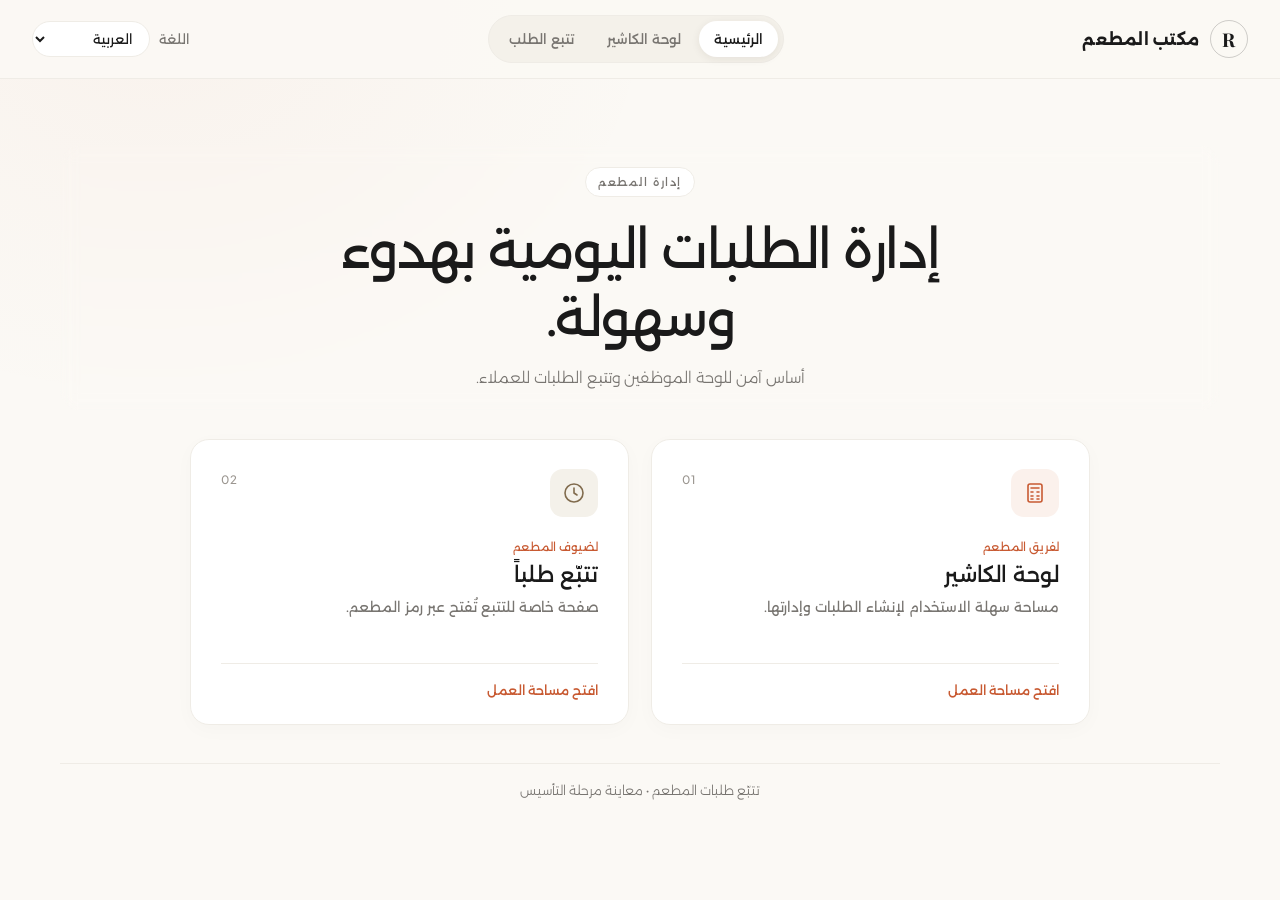
<file: index.html>
<!doctype html>
<html lang="ar" dir="rtl">
<head>
  <meta charset="utf-8">
  <meta name="viewport" content="width=device-width, initial-scale=1">
  <meta name="theme-color" content="#fbf9f5">
  <meta name="description" content="Restaurant order management foundation">
  <title data-i18n="home.title">Restaurant order system</title>
  <link rel="preconnect" href="https://fonts.googleapis.com">
  <link rel="preconnect" href="https://fonts.gstatic.com" crossorigin>
  <link href="https://fonts.googleapis.com/css2?family=Alexandria:wght@300;400;500;600;700&family=Playfair+Display:wght@400;500;600&family=Plus+Jakarta+Sans:wght@300;400;500;600;700&display=swap" rel="stylesheet">
  <link rel="stylesheet" href="css/styles.css">
  <script defer src="js/i18n.js"></script>
</head>
<body data-locale-scope="cashier" class="home-page">
  <header class="site-header">
    <div class="topbar">
      <a class="brand" href="index.html" aria-label="Restaurant order system home">
        <span class="brand-mark" aria-hidden="true">R</span>
        <span data-i18n="brand">Restaurant desk</span>
      </a>
      <nav class="site-nav" aria-label="Main navigation">
        <a href="index.html" aria-current="page" data-i18n="navigation.homeTab">الرئيسية</a>
        <a href="admin.html" data-i18n="navigation.cashierTab">لوحة الكاشير</a>
        <a href="customer.html" data-i18n="navigation.trackerTab">تتبع الطلب</a>
      </nav>
      <label class="language-control">
        <span data-i18n="language.label">Language</span>
        <select data-language-picker aria-label="Language">
          <option value="ar">العربية</option>
          <option value="fr">Français</option>
          <option value="en">English</option>
        </select>
      </label>
    </div>
  </header>
  <main class="home-shell">
    <section class="hero glass-panel">
      <div class="hero-copy">
        <p class="eyebrow" data-i18n="home.eyebrow">Restaurant operations</p>
        <h1 data-i18n="home.heading">A calmer way to manage every order.</h1>
        <p class="lead" data-i18n="home.intro">The foundation for a secure staff dashboard and simple customer tracking.</p>
        <div class="phase-note" role="status">
          <span class="status-symbol" aria-hidden="true">◷</span>
          <span data-i18n="home.phase">Phase 1 foundation. Order actions are not connected yet.</span>
        </div>
      </div>
      <div class="hero-decoration" aria-hidden="true"><span>01</span><i>✳</i></div>
    </section>

    <section class="entry-grid" aria-labelledby="entry-title">
      <h2 id="entry-title" class="visually-hidden" data-i18n="home.choose">Choose a workspace</h2>
      <a class="entry-card glass-panel" href="admin.html" data-card-number="01">
        <span class="entry-icon" aria-hidden="true"><svg viewBox="0 0 24 24" fill="none" stroke="currentColor" stroke-width="1.6" stroke-linecap="round" stroke-linejoin="round"><rect x="5" y="3" width="14" height="18" rx="2"/><path d="M8 7h8M8 11h2m4 0h2m-8 4h2m4 0h2m-8 3h2m4 0h2"/></svg></span>
        <span class="entry-kicker" data-i18n="home.staff.kicker">For restaurant staff</span>
        <strong data-i18n="home.staff.title">Cashier dashboard</strong>
        <span data-i18n="home.staff.description">A touch-friendly workspace for creating and managing orders.</span>
        <span class="entry-link" data-i18n="home.open">Open workspace <span aria-hidden="true">↗</span></span>
      </a>
      <a class="entry-card glass-panel" href="customer.html" data-card-number="02">
        <span class="entry-icon entry-icon-customer" aria-hidden="true"><svg viewBox="0 0 24 24" fill="none" stroke="currentColor" stroke-width="1.6" stroke-linecap="round" stroke-linejoin="round"><circle cx="12" cy="12" r="9"/><path d="M12 7v5l3 2"/></svg></span>
        <span class="entry-kicker" data-i18n="home.customer.kicker">For restaurant guests</span>
        <strong data-i18n="home.customer.title">Track an order</strong>
        <span data-i18n="home.customer.description">A private tracking page opened from the restaurant QR code.</span>
        <span class="entry-link" data-i18n="home.open">Open workspace <span aria-hidden="true">↗</span></span>
      </a>
    </section>

    <footer class="page-footer"><span data-i18n="home.footer">Restaurant order tracking • Foundation preview</span></footer>
  </main>
</body>
</html>
</file>
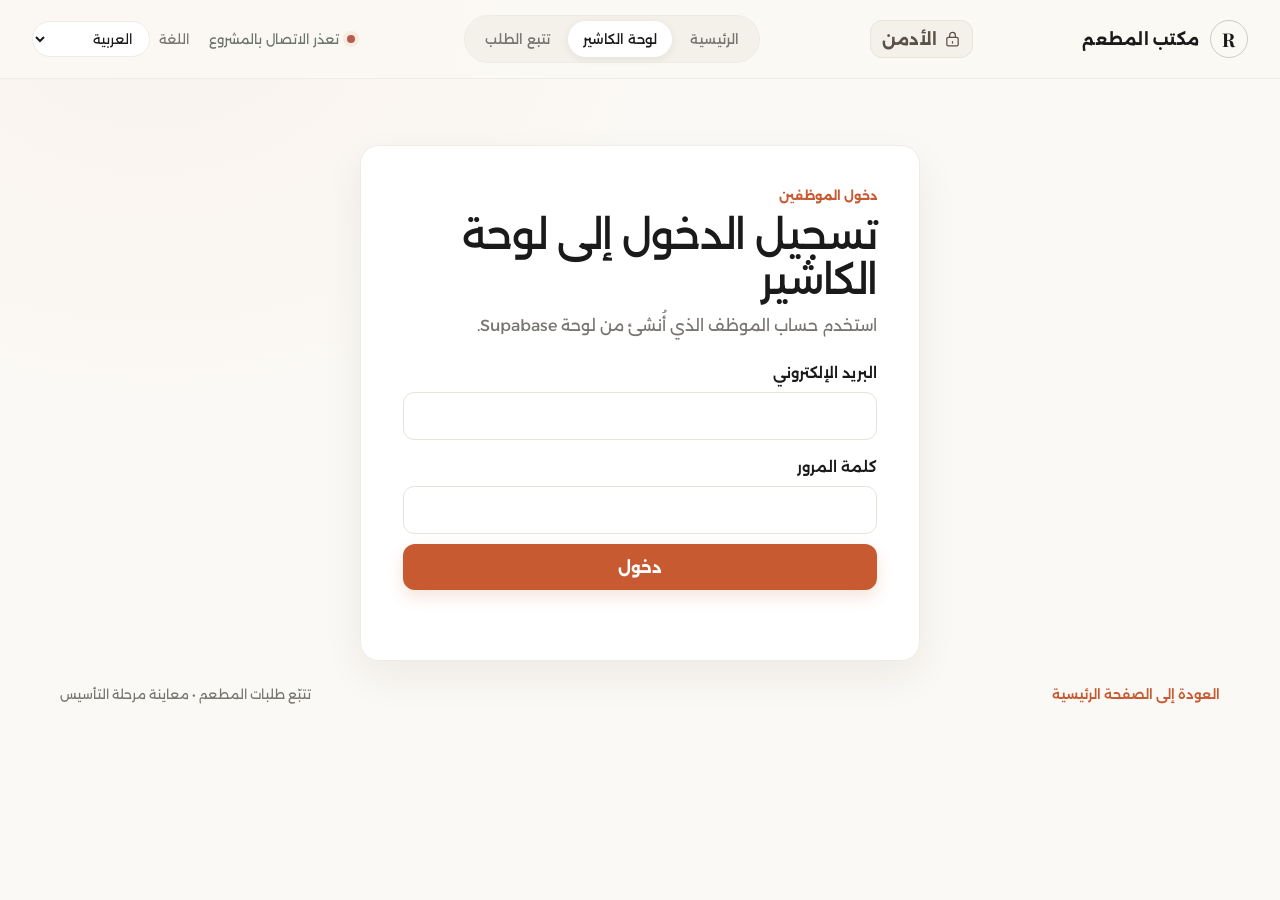
<file: admin.html>
<!doctype html>
<html lang="ar" dir="rtl">
<head>
  <meta charset="utf-8">
  <meta name="viewport" content="width=device-width, initial-scale=1">
  <meta name="theme-color" content="#fbf9f5">
  <title data-i18n="admin.title">لوحة الكاشير</title>
  <link rel="preconnect" href="https://fonts.googleapis.com">
  <link rel="preconnect" href="https://fonts.gstatic.com" crossorigin>
  <link href="https://fonts.googleapis.com/css2?family=Alexandria:wght@300;400;500;600;700&family=Playfair+Display:wght@400;500;600&family=Plus+Jakarta+Sans:wght@300;400;500;600;700&display=swap" rel="stylesheet">
  <link rel="stylesheet" href="css/styles.css">
  <script defer src="js/i18n.js"></script>
  <script defer src="js/config.js"></script>
  <script defer src="js/app.js"></script>
  <script type="module" src="js/admin.js"></script>
</head>
<body data-locale-scope="cashier">
  <header class="site-header">
    <div class="topbar">
      <a class="brand" href="index.html"><span class="brand-mark" aria-hidden="true">R</span><span data-i18n="brand">مكتب المطعم</span></a>
      <button id="admin-portal-button" class="button button-secondary admin-portal-trigger" type="button" aria-label="دخول الأدمن" title="دخول الأدمن"><svg viewBox="0 0 24 24" aria-hidden="true" fill="none" stroke="currentColor" stroke-width="1.8" stroke-linecap="round" stroke-linejoin="round"><path d="M12 15v2m-6 4h12a2 2 0 0 0 2-2v-8a2 2 0 0 0-2-2H6a2 2 0 0 0-2 2v8a2 2 0 0 0 2 2Z"/><path d="M8 9V6a4 4 0 0 1 8 0v3"/></svg><span data-i18n="staff.adminPortal">الأدمن</span></button>
      <nav class="site-nav" aria-label="Main navigation">
        <a href="index.html" data-i18n="navigation.homeTab">الرئيسية</a>
        <a href="admin.html" aria-current="page" data-i18n="navigation.cashierTab">لوحة الكاشير</a>
        <a href="customer.html" data-i18n="navigation.trackerTab">تتبع الطلب</a>
      </nav>
      <div class="topbar-tools">
        <span class="environment-chip" aria-live="polite"><span class="environment-dot"></span><span data-i18n="app.checking" data-connection-status>جارٍ فحص الاتصال</span></span>
        <label class="language-control"><span data-i18n="language.label">اللغة</span><select data-language-picker aria-label="Language"><option value="ar">العربية</option><option value="fr">Français</option><option value="en">English</option></select></label>
      </div>
    </div>
  </header>
  <dialog id="admin-access-dialog" class="order-dialog admin-access-dialog" aria-labelledby="admin-access-title">
    <section id="admin-access-login">
      <form id="admin-access-form">
        <div class="panel-heading"><div><p class="eyebrow" data-i18n="staff.adminPortal">الأدمن</p><h2 id="admin-access-title" data-i18n="staff.loginTitle">دخول إدارة الموظفين</h2></div><button id="close-admin-access" class="icon-button" type="button" aria-label="إغلاق">×</button></div>
        <p class="muted" data-i18n="staff.loginHint">أدخل بيانات حساب الأدمن لفتح إدارة الموظفين.</p>
        <label for="admin-access-email"><span data-i18n="staff.username">اسم المستخدم (البريد الإلكتروني)</span><input id="admin-access-email" type="email" autocomplete="username" required></label>
        <label for="admin-access-password"><span data-i18n="staff.password">كلمة المرور</span><input id="admin-access-password" type="password" autocomplete="current-password" required></label>
        <p id="admin-access-message" class="form-message" role="status" aria-live="polite" hidden></p>
        <div class="dialog-actions"><button id="submit-admin-access" class="button button-primary" type="submit" data-i18n="staff.login">دخول</button></div>
      </form>
    </section>
    <section id="staff-management" class="staff-management" hidden>
      <div class="panel-heading"><div><p class="eyebrow" data-i18n="staff.eyebrow">إدارة الوصول</p><h2 data-i18n="staff.title">حسابات الموظفين</h2><p class="muted" data-i18n="staff.hint">تظهر حالة الحساب وحالة الاتصال التقريبية خلال آخر 90 ثانية.</p></div><button id="close-staff-panel" class="icon-button" type="button" aria-label="إغلاق">×</button></div>
      <div class="staff-panel-actions"><button id="refresh-staff" class="button button-secondary" type="button" data-i18n="staff.refresh">تحديث</button><button id="add-staff" class="button button-primary" type="button" data-i18n="staff.add">＋ إضافة موظف</button></div>
      <p id="staff-message" class="form-message" role="status" aria-live="polite" hidden></p>
      <div id="staff-list" class="staff-list" aria-live="polite"></div>
    </section>
  </dialog>
  <main class="app-shell">
    <section id="signin-panel" class="panel glass-panel auth-panel">
      <p class="eyebrow" data-i18n="admin.signin.eyebrow">دخول الموظفين</p>
      <h1 data-i18n="admin.signin.title">تسجيل الدخول إلى لوحة الكاشير</h1>
      <p class="muted" data-i18n="admin.signin.body">استخدم الحساب الذي أنشأه مدير المطعم في Supabase.</p>
      <form id="signin-form" class="tracking-form">
        <label for="staff-email" data-i18n="admin.signin.email">البريد الإلكتروني</label>
        <input id="staff-email" type="email" autocomplete="username" required>
        <label for="staff-password" data-i18n="admin.signin.password">كلمة المرور</label>
        <input id="staff-password" type="password" autocomplete="current-password" required>
        <button class="button button-primary button-wide" type="submit" data-i18n="admin.signin.submit">دخول</button>
      </form>
      <p id="signin-message" class="form-message" role="status" aria-live="polite"></p>
    </section>

    <section id="dashboard" hidden>
      <div class="page-heading">
        <div><p class="eyebrow" data-i18n="admin.eyebrow">نظرة على الخدمة</p><h1 data-i18n="admin.heading">لوحة الكاشير</h1><p class="muted" data-i18n="admin.subheading">أدر طلبات اليوم من مساحة عمل واضحة.</p></div>
        <div class="dashboard-actions"><span id="staff-email-label" class="subtle-badge"></span><button id="signout-button" class="button button-secondary" type="button" data-i18n="admin.signout">تسجيل الخروج</button><button id="new-order-button" class="button button-primary" type="button"><span aria-hidden="true">＋</span><span data-i18n="admin.newOrder">طلب جديد</span></button></div>
      </div>

      <div id="dashboard-message" class="notice notice-info" role="status" hidden></div>
      <section class="summary-grid" aria-label="Order summary">
        <article class="summary-card glass-panel"><span data-i18n="admin.summary.active">الطلبات النشطة</span><strong id="active-count">0</strong><small data-i18n="admin.summary.activeHint">تحت الاستلام أو التحضير أو جاهزة</small></article>
        <article class="summary-card glass-panel"><span data-i18n="admin.summary.ready">جاهز للاستلام</span><strong id="ready-count">0</strong><small data-i18n="admin.summary.live">الحالة المباشرة تظهر هنا</small></article>
        <article class="summary-card glass-panel"><span data-i18n="admin.summary.late">تحتاج إلى متابعة</span><strong id="late-count">0</strong><small data-i18n="admin.summary.estimate">حسب وقت التحضير المتوقع</small></article>
      </section>

      <section class="pos-workspace" aria-label="نقطة البيع">
        <div class="menu-panel panel glass-panel">
          <div class="panel-heading menu-heading"><div><p class="eyebrow">قائمة المطعم</p><h2>المنيو</h2><p class="muted">اختر صنفاً للطلب. الأصناف والأسعار الافتتاحية قابلة للتعديل.</p></div><button id="add-menu-item" class="button button-secondary" type="button">＋ إضافة صنف للمنيو</button></div>
          <div id="menu-categories" class="menu-categories" aria-label="تصنيفات المنيو"></div>
          <div id="menu-grid" class="menu-grid" aria-live="polite"></div>
          <div id="menu-empty" class="empty-state" hidden><strong>لا توجد أصناف في هذا التصنيف</strong><p>أضف صنفاً جديداً للبدء.</p></div>
        </div>

        <aside class="cart-panel panel glass-panel" aria-label="الطلب الحالي">
          <div class="cart-title"><div><p class="eyebrow">طلب جديد</p><h2>الطلب الحالي</h2></div><span class="cart-count" id="cart-count">0</span></div>
          <div class="cart-customer-fields">
            <label for="customer-name">اسم الزبون<input id="customer-name" maxlength="120" autocomplete="off" placeholder="اسم الزبون" required></label>
            <label for="service-type">نوع الطلب<select id="service-type"><option value="dine_in">محلي</option><option value="takeaway">سفري</option></select></label>
            <label id="table-field" for="table-number">رقم الطاولة<input id="table-number" type="number" min="1" max="999" inputmode="numeric" placeholder="مثال: 4"></label>
          </div>
          <div id="cart-empty" class="cart-empty">لم تتم إضافة أصناف بعد</div>
          <ul id="cart-items" class="cart-items"></ul>
          <div class="cart-total-row"><span>المجموع</span><strong id="cart-total">0 دج</strong></div>
          <label class="cart-notes-label" for="cart-notes">ملاحظة للمطبخ <span>(اختياري)</span></label>
          <textarea id="cart-notes" rows="2" maxlength="2000" placeholder="مثال: بدون بصل"></textarea>
          <div class="cart-prep"><span>وقت التحضير المتوقع</span><div class="prep-control"><button id="prep-minus" class="button button-secondary" type="button" aria-label="إنقاص خمس دقائق">−</button><output id="prep-value">15</output><span>دقيقة</span><button id="prep-plus" class="button button-secondary" type="button" aria-label="زيادة خمس دقائق">＋</button></div></div>
          <p id="order-form-message" class="form-message" role="status" aria-live="polite"></p>
          <button id="submit-order" class="button button-primary button-wide cart-submit" type="button">تأكيد الطلب وإرساله للمطبخ</button>
        </aside>
      </section>

      <section class="panel glass-panel order-panel">
        <div class="panel-heading"><div><p class="eyebrow" data-i18n="admin.orders.eyebrow">قائمة الطلبات</p><h2 data-i18n="admin.orders.title">الطلبات</h2></div><div class="order-filters"><label class="visually-hidden" for="order-filter" data-i18n="admin.filter">تصفية الطلبات</label><select id="order-filter"><option value="active" data-i18n="admin.filter.active">النشطة</option><option value="all" data-i18n="admin.filter.all">كل طلبات اليوم</option><option value="received" data-i18n="status.received">تم الاستلام</option><option value="preparing" data-i18n="status.preparing">قيد التحضير</option><option value="ready" data-i18n="status.ready">جاهز للاستلام</option><option value="delivered" data-i18n="status.delivered">تم التسليم</option><option value="cancelled" data-i18n="status.cancelled">ملغي</option></select><span id="today-label" class="subtle-badge"></span><button id="clear-orders-button" class="button button-danger" type="button" data-i18n="admin.clearOrders.button">مسح الطلبات</button></div></div>
        <div id="orders-list" class="orders-list" aria-live="polite"></div>
        <div id="orders-empty" class="empty-state"><span class="empty-icon" aria-hidden="true"><svg viewBox="0 0 24 24" fill="none" stroke="currentColor" stroke-width="1.6" stroke-linecap="round" stroke-linejoin="round"><rect x="5" y="3" width="14" height="18" rx="2"/><path d="M8 7h8M8 11h8M8 15h5"/></svg></span><strong data-i18n="admin.orders.emptyTitle">لا توجد طلبات بعد</strong><p data-i18n="admin.orders.emptyBody">أنشئ طلباً جديداً ليظهر هنا.</p></div>
      </section>
    </section>

    <dialog id="clear-orders-dialog" class="order-dialog clear-orders-dialog" aria-labelledby="clear-orders-title">
      <form id="clear-orders-form" method="dialog">
        <div class="panel-heading"><div><p class="eyebrow" data-i18n="admin.clearOrders.eyebrow">تأكيد المسح</p><h2 id="clear-orders-title" data-i18n="admin.clearOrders.title">مسح جميع الطلبات؟</h2></div></div>
        <p class="clear-orders-warning" data-i18n="admin.clearOrders.warning">سيتم حذف جميع الطلبات المحفوظة نهائيًا، بما فيها الطلبات النشطة والسابقة. ستُلغى رموز تتبعها ويبدأ ترقيم الطلبات من جديد. لا يمكن التراجع عن هذه العملية.</p>
        <p id="clear-orders-message" class="form-message" role="status" aria-live="polite" hidden></p>
        <div class="dialog-actions"><button id="cancel-clear-orders" class="button button-secondary" type="submit" value="cancel" data-i18n="admin.clearOrders.cancel">إلغاء</button><button id="confirm-clear-orders" class="button button-danger" type="button" data-i18n="admin.clearOrders.confirm">نعم، امسح جميع الطلبات</button></div>
      </form>
    </dialog>

    <dialog id="staff-dialog" class="order-dialog staff-dialog" aria-labelledby="staff-dialog-title">
      <form id="staff-form">
        <div class="panel-heading"><div><p class="eyebrow" data-i18n="staff.dialog.eyebrow">حساب موظف جديد</p><h2 id="staff-dialog-title" data-i18n="staff.dialog.title">إضافة موظف</h2></div><button id="close-staff-dialog" class="icon-button" type="button" aria-label="إغلاق">×</button></div>
        <label for="staff-display-name"><span data-i18n="staff.dialog.name">اسم الموظف</span><input id="staff-display-name" maxlength="120" autocomplete="name" required></label>
        <label for="staff-new-email"><span data-i18n="staff.dialog.email">البريد الإلكتروني</span><input id="staff-new-email" type="email" maxlength="254" autocomplete="off" required></label>
        <label for="staff-new-password"><span data-i18n="staff.dialog.password">كلمة مرور مؤقتة (10 أحرف على الأقل)</span><input id="staff-new-password" type="password" minlength="10" maxlength="72" autocomplete="new-password" required></label>
        <p class="muted" data-i18n="staff.dialog.note">أعط الموظف كلمة المرور المؤقتة بطريقة آمنة، ويمكنه تغييرها لاحقاً.</p>
        <p id="staff-form-message" class="form-message" role="status" aria-live="polite" hidden></p>
        <div class="dialog-actions"><button id="cancel-staff-dialog" class="button button-secondary" type="button" data-i18n="staff.dialog.cancel">إلغاء</button><button id="save-staff" class="button button-primary" type="submit" data-i18n="staff.dialog.submit">إنشاء الحساب</button></div>
      </form>
    </dialog>

    <dialog id="menu-item-dialog" class="order-dialog menu-item-dialog">
      <form id="menu-item-form">
        <div class="panel-heading"><div><p class="eyebrow">إدارة المنيو</p><h2 id="menu-dialog-title">إضافة صنف جديد</h2></div><button id="close-menu-dialog" class="icon-button" type="button" aria-label="إغلاق">×</button></div>
        <label for="menu-name">اسم الصنف<input id="menu-name" maxlength="120" required></label>
        <label for="menu-description">وصف مختصر<input id="menu-description" maxlength="240" placeholder="وصف يظهر تحت الاسم"></label>
        <div class="menu-form-row"><label for="menu-price">السعر (دج)<input id="menu-price" type="number" min="0.01" max="10000000" step="0.01" required></label><label for="menu-category">التصنيف<select id="menu-category"><option value="main">أطباق رئيسية</option><option value="salad">سلطات</option><option value="soup">شوربات</option><option value="dessert">حلويات</option><option value="drink">مشروبات</option><option value="other">أخرى</option></select></label></div>
        <label for="menu-image-file">صورة من جهازك (اختياري)<input id="menu-image-file" class="menu-file-input" type="file" accept="image/jpeg,image/png,image/webp,image/avif"><small class="image-url-help">يمكنك اختيار صورة من جهازك، أو استخدام رابط مشاركة عام من Google Drive بالأسفل.</small></label>
        <label for="menu-image">رابط الصورة أو Google Drive<input id="menu-image" type="url" maxlength="1000" placeholder="https://drive.google.com/file/d/..."><small class="image-url-help">لـ Google Drive اجعل الوصول «أي شخص لديه الرابط». ستظهر المعاينة قبل الحفظ.</small></label>
        <div id="menu-image-preview" class="menu-image-preview" hidden><img id="menu-image-preview-img" alt="معاينة صورة الصنف" referrerpolicy="no-referrer"><span id="menu-image-preview-error" hidden>تعذر تحميل الصورة. تأكد أن الرابط مباشر ومتاح للعامة.</span></div>
        <label class="menu-available"><input id="menu-available" type="checkbox" checked> الصنف متاح للطلب</label>
        <p id="menu-form-message" class="form-message" role="status" aria-live="polite"></p>
        <div class="dialog-actions"><button id="cancel-menu-dialog" class="button button-secondary" type="button">إلغاء</button><button id="save-menu-item" class="button button-primary" type="submit">حفظ الصنف</button></div>
      </form>
    </dialog>

    <section id="receipt" class="receipt-print" hidden aria-hidden="true"></section>
    <footer class="page-footer"><a href="index.html" data-i18n="navigation.home">العودة إلى الصفحة الرئيسية</a><span data-i18n="home.footer">تتبّع طلبات المطعم</span></footer>
  </main>
</body>
</html>
</file>
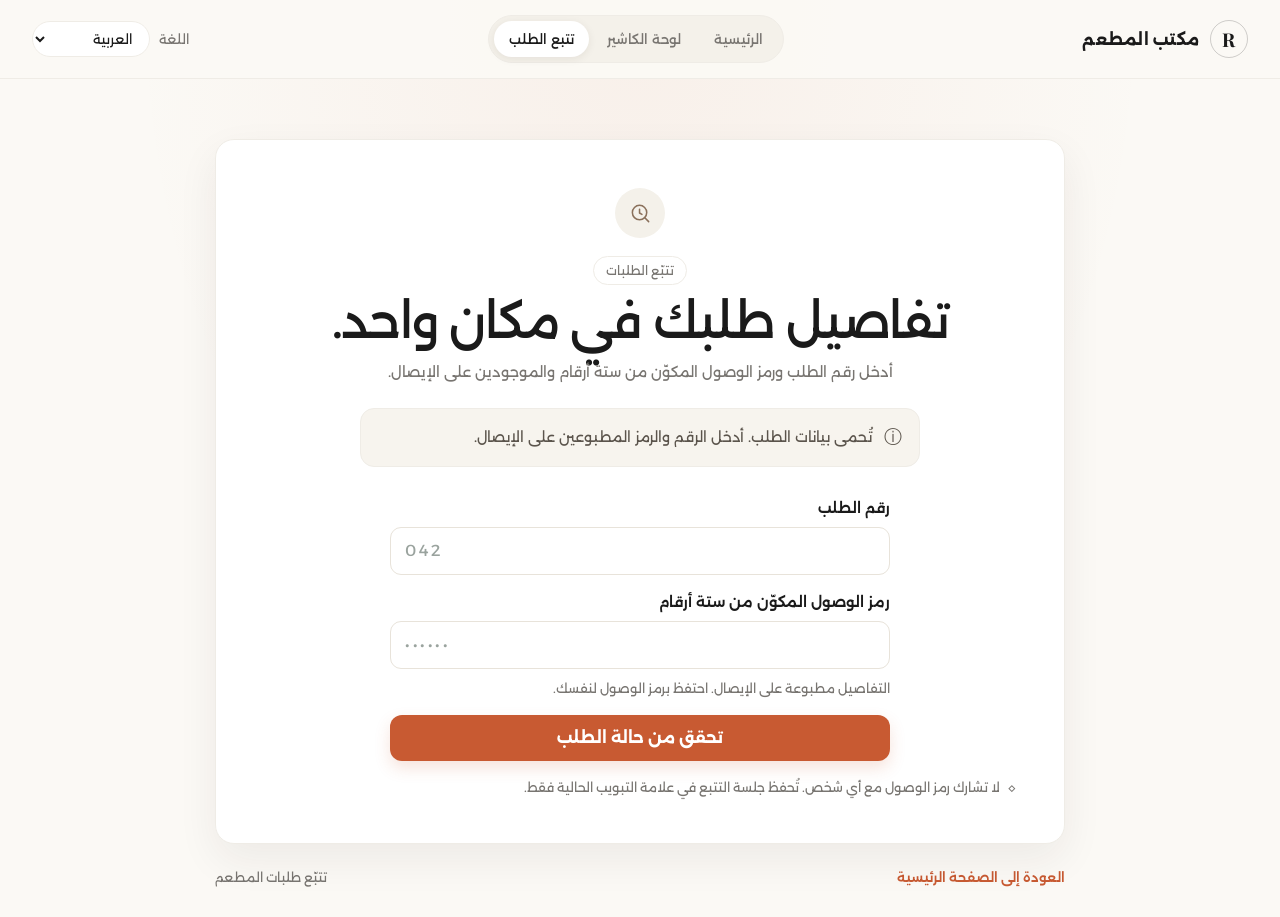
<file: customer.html>
<!doctype html>
<html lang="ar" dir="rtl">
<head>
  <meta charset="utf-8">
  <meta name="viewport" content="width=device-width, initial-scale=1">
  <meta name="theme-color" content="#fbf9f5">
  <meta name="description" content="Privately check the status of a restaurant order">
  <title data-i18n="customer.title">تتبّع طلبك</title>
  <link rel="preconnect" href="https://fonts.googleapis.com">
  <link rel="preconnect" href="https://fonts.gstatic.com" crossorigin>
  <link href="https://fonts.googleapis.com/css2?family=Alexandria:wght@300;400;500;600;700&family=Playfair+Display:wght@400;500;600&family=Plus+Jakarta+Sans:wght@300;400;500;600;700&display=swap" rel="stylesheet">
  <link rel="stylesheet" href="css/styles.css">
  <script defer src="js/i18n.js"></script>
  <script src="js/config.js"></script>
  <script type="module" src="js/customer.js"></script>
</head>
<body data-locale-scope="customer" class="customer-page">
  <header class="site-header">
    <div class="topbar">
      <a class="brand" href="index.html"><span class="brand-mark" aria-hidden="true">R</span><span data-i18n="brand">مكتب المطعم</span></a>
      <nav class="site-nav" aria-label="Main navigation">
        <a href="index.html" data-i18n="navigation.homeTab">الرئيسية</a>
        <a href="admin.html" data-i18n="navigation.cashierTab">لوحة الكاشير</a>
        <a href="customer.html" aria-current="page" data-i18n="navigation.trackerTab">تتبع الطلب</a>
      </nav>
      <label class="language-control"><span data-i18n="language.label">اللغة</span><select data-language-picker aria-label="Language"><option value="ar">العربية</option><option value="fr">Français</option><option value="en">English</option></select></label>
    </div>
  </header>
  <main class="customer-shell">
    <section class="tracking-card glass-panel">
      <div class="tracking-mark" aria-hidden="true"><svg viewBox="0 0 24 24" fill="none" stroke="currentColor" stroke-width="1.6" stroke-linecap="round" stroke-linejoin="round"><circle cx="11" cy="11" r="7.5"/><path d="m16.5 16.5 4 4M11 7.5v4l2.5 1.5"/></svg></div>
      <p class="eyebrow" data-i18n="customer.eyebrow">تتبّع الطلبات</p>
      <h1 data-i18n="customer.heading">تفاصيل طلبك في مكان واحد.</h1>
      <p class="muted" data-i18n="customer.intro">أدخل رقم الطلب ورمز الوصول المكوّن من ستة أرقام والموجودين على الإيصال.</p>

      <div class="notice notice-info" role="note"><span class="notice-icon" aria-hidden="true">ⓘ</span><p data-i18n="customer.foundation">بيانات الطلب محمية. أدخل الرقم والرمز المطبوعين على الإيصال.</p></div>
      <p class="form-message" id="customer-message" role="status" aria-live="polite" hidden></p>

      <form class="tracking-form" id="tracking-form" aria-describedby="tracking-help">
        <label for="order-number" data-i18n="customer.orderNumber">رقم الطلب</label>
        <input id="order-number" name="order_number" type="text" inputmode="numeric" autocomplete="off" placeholder="042" maxlength="3" pattern="[0-9]{1,3}" required>
        <label for="access-code" data-i18n="customer.accessCode">رمز الوصول المكوّن من ستة أرقام</label>
        <input id="access-code" name="access_code" type="password" inputmode="numeric" autocomplete="one-time-code" placeholder="••••••" maxlength="6" pattern="[0-9]{6}" required>
        <p id="tracking-help" class="field-help" data-i18n="customer.codeHelp">التفاصيل مطبوعة على الإيصال. احتفظ برمز الوصول لنفسك.</p>
        <button class="button button-primary button-wide" type="submit" data-i18n="customer.checkStatus">تحقق من حالة الطلب</button>
      </form>

      <section id="tracking-result" class="tracking-result" aria-labelledby="result-heading" hidden>
        <div id="ready-notice" class="notice notice-ready" role="status" hidden><span aria-hidden="true">✓</span><p data-i18n="customer.readyNotice">طلبك جاهز للاستلام.</p><button type="button" id="stop-ready-alarm" class="button button-secondary ready-alarm-stop" data-i18n="customer.stopAlarm" hidden>إيقاف الرنين</button></div>
        <div class="tracking-result-heading">
          <div><p class="eyebrow" data-i18n="customer.resultLabel">طلبك</p><h2 id="result-heading"><span data-i18n="customer.orderNumber">رقم الطلب</span> <strong id="result-order-number">—</strong></h2></div>
          <span class="status-pill" id="result-status"></span>
        </div>
        <p class="tracking-live-label"><span class="live-dot" aria-hidden="true"></span><span data-i18n="customer.liveUpdates">يتم تحديث الحالة تلقائياً</span></p>
        <button type="button" id="enable-ready-sound" class="button button-secondary sound-alert-button">تفعيل تنبيه الجاهزية الصوتي</button>
        <p id="terminal-message" class="notice" hidden></p>
        <ol class="tracking-steps" id="tracking-steps" aria-label="Order progress">
          <li data-step="received"><span class="step-icon" aria-hidden="true">1</span><span data-i18n="status.received">تم الاستلام</span></li>
          <li data-step="preparing"><span class="step-icon" aria-hidden="true">2</span><span data-i18n="status.preparing">قيد التحضير</span></li>
          <li data-step="ready"><span class="step-icon" aria-hidden="true">3</span><span data-i18n="status.ready">جاهز للاستلام</span></li>
          <li data-step="delivered"><span class="step-icon" aria-hidden="true">4</span><span data-i18n="status.delivered">تم التسليم</span></li>
        </ol>
        <div class="tracking-details">
          <h3 data-i18n="customer.items">الأصناف</h3>
          <ul id="result-items" class="order-items"></ul>
          <dl class="tracking-meta">
            <div><dt data-i18n="customer.prepEstimate">وقت التحضير المتوقع</dt><dd><span id="result-prep">—</span> <span data-i18n="receipt.minutes">دقيقة</span></dd></div>
            <div><dt data-i18n="customer.readyEstimate">موعد الجاهزية المتوقع</dt><dd id="result-ready-at">—</dd></div>
            <div><dt data-i18n="customer.lastUpdated">آخر تحديث</dt><dd id="result-updated-at">—</dd></div>
          </dl>
        </div>
        <div class="tracking-actions">
          <button type="button" id="refresh-tracking" class="button button-secondary" data-i18n="customer.refresh">تحديث الآن</button>
          <button type="button" id="track-another" class="button button-secondary" data-i18n="customer.trackAnother">تتبّع طلباً آخر</button>
        </div>
      </section>

      <p class="privacy-note"><span aria-hidden="true">◇</span><span data-i18n="customer.privacy">لن تظهر تفاصيل الطلب إلا بعد التحقق الآمن.</span></p>
    </section>
    <footer class="page-footer"><a href="index.html" data-i18n="navigation.home">العودة إلى الصفحة الرئيسية</a><span data-i18n="customer.footer">تتبّع طلبات المطعم</span></footer>
  </main>
</body>
</html>
</file>
<file: css/styles.css>
:root {
  color-scheme: light;
  --ink: #1a1a1a;
  --muted: #787571;
  --green: #c85a32;
  --green-deep: #1a1a1a;
  --mint: #f4f1ea;
  --amber: #8a5a19;
  --amber-bg: #fff3db;
  --line: #efece6;
  --surface: rgba(255, 255, 255, .92);
  --surface-solid: #fff;
  --shadow: 0 16px 42px rgba(45, 37, 27, .065);
  --radius-lg: 22px;
  --radius-md: 16px;
  --radius-sm: 12px;
  --space-1: .5rem;
  --space-2: .75rem;
  --space-3: 1rem;
  --space-4: 1.5rem;
  --space-5: 2rem;
  --space-6: 3rem;
  font-family: "Alexandria", "Plus Jakarta Sans", "Segoe UI", sans-serif;
  font-synthesis: none;
  text-rendering: optimizeLegibility;
  background: #fbf9f5;
  color: var(--ink);
}

* { box-sizing: border-box; }
body { min-width: 320px; min-height: 100vh; margin: 0; background: radial-gradient(ellipse at 12% 0%, rgba(200, 90, 50, .045), transparent 32rem), #fbf9f5; }
body, button, input, select { font: inherit; }
a { color: inherit; text-decoration: none; }
button, a, select { -webkit-tap-highlight-color: transparent; }
:focus-visible { outline: 3px solid #c85a32; outline-offset: 3px; }
::selection { color: #1a1a1a; background: #f0d7cc; }

.glass-panel { background: var(--surface); border: 1px solid rgba(255,255,255,.8); box-shadow: var(--shadow); }
@supports (backdrop-filter: blur(12px)) { .glass-panel { backdrop-filter: blur(14px); } }
.home-shell, .app-shell, .customer-shell { width: min(1160px, calc(100% - 40px)); margin-inline: auto; padding-block: 24px 32px; }
.customer-shell { width: min(760px, calc(100% - 32px)); }
.topbar { display: flex; align-items: center; justify-content: space-between; min-height: 68px; padding: 12px 18px; border-radius: 18px; }
.brand { display: inline-flex; gap: 10px; align-items: center; font-weight: 700; letter-spacing: -.02em; }
.brand-mark { display: grid; width: 36px; height: 36px; place-items: center; color: white; background: var(--green); border-radius: 12px; font-size: 20px; }
.topbar-tools { display: flex; align-items: center; gap: 20px; }
.language-control { display: inline-flex; align-items: center; gap: 9px; color: var(--muted); font-size: .82rem; }
.language-control select { min-height: 38px; padding: 5px 30px 5px 11px; color: var(--ink); background: rgba(255,255,255,.72); border: 1px solid var(--line); border-radius: 10px; }
.environment-chip { display: inline-flex; gap: 8px; align-items: center; color: #6b746d; font-size: .82rem; }
.environment-dot { width: 8px; height: 8px; background: #d89e4f; border-radius: 50%; box-shadow: 0 0 0 4px rgba(216,158,79,.13); }
.environment-chip[data-connection="reachable"] .environment-dot { background: #498968; }
.environment-chip[data-connection="unavailable"] .environment-dot { background: #b75d50; }
.hero { position: relative; display: flex; align-items: center; justify-content: space-between; min-height: 310px; margin-top: 28px; padding: clamp(28px, 5vw, 58px); overflow: hidden; border-radius: var(--radius-lg); }
.hero-copy { max-width: 650px; position: relative; z-index: 1; }
.eyebrow, .entry-kicker { margin: 0 0 10px; color: var(--green); font-size: .76rem; font-weight: 700; letter-spacing: .08em; text-transform: uppercase; }
h1, h2, p { margin-top: 0; }
h1 { max-width: 760px; margin-bottom: 14px; font-size: clamp(2rem, 5vw, 3.5rem); line-height: 1.12; letter-spacing: -.045em; }
h2 { margin-bottom: 0; font-size: 1.25rem; letter-spacing: -.025em; }
.lead { max-width: 530px; margin-bottom: 22px; color: var(--muted); font-size: 1.1rem; line-height: 1.65; }
.phase-note { display: inline-flex; align-items: center; gap: 9px; padding: 10px 14px; color: #5f4a2d; background: rgba(255, 243, 219, .82); border: 1px solid rgba(180, 130, 61, .14); border-radius: 12px; font-size: .84rem; }
.status-symbol { font-size: 1.05rem; }
.hero-decoration { position: absolute; inset-inline-end: 7%; display: grid; width: 190px; height: 190px; place-items: center; color: rgba(35, 106, 82, .16); border: 1px solid rgba(35,106,82,.12); border-radius: 50%; font-size: 4rem; }
.hero-decoration::before, .hero-decoration::after { position: absolute; content: ""; border: 1px solid rgba(35,106,82,.10); border-radius: 50%; }
.hero-decoration::before { inset: 15px; }.hero-decoration::after { inset: 32px; }
.hero-decoration span { font-size: 2.7rem; font-weight: 700; }.hero-decoration i { position: absolute; inset-block-start: 20px; inset-inline-end: 25px; color: #86a690; font-size: 1.6rem; font-style: normal; }
.entry-grid { display: grid; grid-template-columns: repeat(2, minmax(0, 1fr)); gap: 18px; margin-top: 20px; }
.entry-card { display: flex; min-height: 220px; flex-direction: column; align-items: flex-start; padding: 25px; border-radius: var(--radius-md); transition: transform .18s ease, box-shadow .18s ease, border-color .18s ease; }
.entry-card:hover { transform: translateY(-3px); border-color: rgba(35,106,82,.25); box-shadow: 0 22px 54px rgba(36,57,45,.13); }
.entry-icon { display: grid; width: 44px; height: 44px; margin-bottom: 22px; place-items: center; color: var(--green); background: #e7f1e7; border-radius: 14px; font-size: 1.35rem; }
.entry-icon-customer { color: #875c24; background: #fbefd9; }
.entry-kicker { margin-bottom: 6px; }.entry-card strong { margin-bottom: 8px; font-size: 1.22rem; }.entry-card > span:not(.entry-icon):not(.entry-kicker) { color: var(--muted); line-height: 1.5; }
.entry-card .entry-link { display: flex; gap: 8px; align-items: center; margin-top: auto; padding-top: 20px; color: var(--green) !important; font-size: .9rem; font-weight: 700; }
.page-footer { display: flex; justify-content: space-between; gap: 16px; margin-top: 26px; color: var(--muted); font-size: .8rem; }
.page-footer a, .text-link { color: var(--green); font-weight: 600; }

.page-heading { display: flex; align-items: flex-end; justify-content: space-between; gap: 20px; margin: 38px 0 22px; }
.page-heading h1 { margin-bottom: 8px; font-size: clamp(2rem, 4vw, 2.8rem); }
.muted { margin-bottom: 0; color: var(--muted); line-height: 1.6; }
.button { display: inline-flex; min-height: 46px; align-items: center; justify-content: center; gap: 9px; padding: 0 18px; border: 0; border-radius: 12px; font-weight: 700; }
.button-primary { color: white; background: var(--green); box-shadow: 0 8px 18px rgba(35,106,82,.2); }
.button-danger { color: #fff; background: #a94138; border: 1px solid rgba(126,42,34,.12); }
.button-danger:hover { background: #91372f; }
.button-primary:disabled { cursor: not-allowed; opacity: .55; box-shadow: none; }
.button-wide { width: 100%; }
.notice { display: flex; gap: 12px; align-items: flex-start; padding: 15px 17px; border: 1px solid transparent; border-radius: 14px; line-height: 1.5; }
.notice p { margin: 3px 0 0; }
.notice-warning { color: #64491f; background: var(--amber-bg); border-color: rgba(138,90,25,.1); }
.notice-info { color: #425e50; background: #eaf2eb; border-color: rgba(35,106,82,.09); font-size: .9rem; }
.notice-icon { flex: none; font-size: 1.12rem; }
.summary-grid { display: grid; grid-template-columns: repeat(3, minmax(0, 1fr)); gap: 14px; margin-top: 18px; }
.staff-management { margin-top: 18px; padding: 22px; }
.staff-panel-actions { display: flex; flex-wrap: wrap; gap: 8px; }
.staff-list { display: grid; gap: 9px; }
.staff-row { display: grid; grid-template-columns: minmax(180px, 1.5fr) minmax(100px, .8fr) minmax(100px, .8fr) auto; align-items: center; gap: 12px; padding: 13px 15px; background: rgba(255,255,255,.7); border: 1px solid var(--line); border-radius: 13px; }
.staff-identity { display: grid; gap: 4px; min-width: 0; }
.staff-identity strong, .staff-identity span { overflow-wrap: anywhere; }
.staff-identity span, .staff-meta { color: var(--muted); font-size: .82rem; }
.staff-state { display: inline-flex; align-items: center; gap: 7px; color: var(--muted); font-size: .86rem; }
.staff-state::before { width: 8px; height: 8px; content: ""; background: #a5a29a; border-radius: 50%; }
.staff-state.is-online::before { background: #3e9c69; box-shadow: 0 0 0 3px rgba(62,156,105,.12); }
.staff-state.is-active { color: #26764a; }
.staff-row .button { white-space: nowrap; }
.staff-dialog .muted { margin: 0; }
.admin-portal-trigger { display: inline-flex; align-items: center; gap: 7px; flex: none; min-height: 38px; padding: 7px 11px; }
.admin-portal-trigger svg { width: 17px; height: 17px; }
.admin-access-dialog { width: min(760px, calc(100vw - 24px)); }
.admin-access-dialog > section > form { display: grid; gap: 12px; }
.admin-access-dialog .staff-management { margin: 0; padding: 0; border: 0; box-shadow: none; background: transparent; }
.admin-access-dialog .staff-panel-actions { justify-content: flex-start; margin: 13px 0; }
.summary-card { display: flex; min-height: 130px; flex-direction: column; gap: 7px; padding: 18px; border-radius: var(--radius-md); }
.summary-card > span { color: var(--muted); font-size: .9rem; }.summary-card strong { font-size: 1.65rem; }.summary-card small { color: var(--muted); font-size: .78rem; }
.dashboard-grid { display: grid; grid-template-columns: minmax(0, 1.65fr) minmax(260px, .85fr); gap: 16px; margin-top: 18px; }
.panel { min-height: 270px; padding: 23px; border-radius: var(--radius-md); }
.panel-heading { display: flex; align-items: center; justify-content: space-between; }
.panel-heading .eyebrow { margin-bottom: 5px; }.subtle-badge { padding: 7px 11px; color: var(--muted); background: #f0f3ef; border-radius: 99px; font-size: .78rem; }
.empty-state { display: flex; min-height: 165px; flex-direction: column; align-items: center; justify-content: center; padding: 20px; text-align: center; }
.empty-icon { display: grid; width: 46px; height: 46px; margin-bottom: 12px; place-items: center; color: var(--green); background: #e7f1e7; border-radius: 15px; font-size: 1.4rem; }
.empty-state strong { margin-bottom: 6px; }.empty-state p { max-width: 360px; margin-bottom: 0; color: var(--muted); font-size: .88rem; line-height: 1.55; }
.quick-panel { display: flex; flex-direction: column; align-items: flex-start; }.quick-panel h2 { margin-bottom: 14px; }.step-list { display: grid; gap: 13px; margin: 0 0 17px; padding-inline-start: 22px; color: var(--muted); font-size: .88rem; line-height: 1.5; }.text-link { margin-top: auto; font-size: .87rem; }

.customer-page { background: radial-gradient(ellipse at 50% 10%, rgba(219,235,219,.72), transparent 30rem), #f3f5f2; }
.tracking-card { margin-top: 45px; padding: clamp(25px, 6vw, 52px); border-radius: var(--radius-lg); }
.tracking-mark { display: grid; width: 50px; height: 50px; margin-bottom: 23px; place-items: center; color: var(--green); background: #e7f1e7; border-radius: 16px; font-size: 1.4rem; }
.tracking-card h1 { margin-bottom: 10px; font-size: clamp(2rem, 5vw, 3rem); }.tracking-card > .muted { margin-bottom: 22px; }
.tracking-form { display: grid; gap: 10px; margin-top: 23px; }.tracking-form label { margin-top: 8px; font-size: .9rem; font-weight: 600; }
.tracking-form input { width: 100%; min-height: 48px; padding: 0 14px; color: var(--ink); background: rgba(255,255,255,.85); border: 1px solid var(--line); border-radius: 11px; }
.tracking-form input::placeholder { color: #9aa39e; letter-spacing: .16em; }.tracking-form input:disabled { opacity: .7; }
.tracking-form input[name="order_number"], .tracking-form input[name="access_code"] { direction: ltr; text-align: start; }
.field-help { margin: 0 0 7px; color: var(--muted); font-size: .8rem; line-height: 1.5; }.privacy-note { display: flex; gap: 8px; align-items: center; margin: 19px 0 0; color: var(--muted); font-size: .8rem; }
.tracking-result { margin-top: 22px; padding-top: 22px; border-top: 1px solid var(--line); }
.tracking-result-heading { display: flex; align-items: center; justify-content: space-between; gap: 14px; }
.tracking-result-heading .eyebrow { margin-bottom: 4px; }
.tracking-result-heading h2 { display: flex; align-items: baseline; gap: 8px; }
.tracking-result-heading h2 strong { direction: ltr; unicode-bidi: isolate; font-variant-numeric: tabular-nums; }
.tracking-live-label { display: flex; align-items: center; gap: 8px; margin: 10px 0 18px; color: var(--muted); font-size: .82rem; }
.live-dot { width: 8px; height: 8px; border-radius: 50%; background: #498968; box-shadow: 0 0 0 4px rgba(73,137,104,.12); }
.tracking-steps { display: grid; grid-template-columns: repeat(4, minmax(0, 1fr)); gap: 8px; margin: 18px 0 24px; padding: 0; list-style: none; }
.tracking-steps li { display: grid; justify-items: center; gap: 8px; color: #78837d; text-align: center; font-size: .82rem; }
.step-icon { display: grid; width: 34px; height: 34px; place-items: center; color: #718078; background: #edf0ec; border-radius: 50%; font-weight: 800; }
.tracking-steps li.is-complete, .tracking-steps li.is-current { color: var(--green-deep); font-weight: 700; }
.tracking-steps li.is-complete .step-icon, .tracking-steps li.is-current .step-icon { color: white; background: var(--green); }
.tracking-details { padding-top: 18px; border-top: 1px solid var(--line); }
.tracking-details h3 { margin: 0; font-size: 1rem; }
.tracking-meta { display: grid; gap: 0; margin: 16px 0 0; }
.tracking-meta > div { display: flex; justify-content: space-between; gap: 12px; padding: 10px 0; border-top: 1px dashed var(--line); font-size: .87rem; }
.tracking-meta dt { color: var(--muted); }.tracking-meta dd { margin: 0; font-weight: 600; text-align: end; }
.tracking-actions { display: flex; flex-wrap: wrap; gap: 9px; margin-top: 18px; }
.tracking-actions .button { flex: 1; }
.notice-ready { margin-bottom: 14px; color: #1f6847; background: #e1f2e7; border: 1px solid rgba(31,104,71,.15); }
.notice-ready p { margin: 0; }
.notice-ready { align-items: center; flex-wrap: wrap; }
.notice-ready p { flex: 1 1 180px; }
.ready-alarm-stop { flex: 0 0 auto; min-height: 36px; padding: 7px 12px; }
.auth-panel { max-width: 560px; margin: 42px auto 24px; padding: clamp(24px, 5vw, 42px); border-radius: var(--radius-lg); }
.auth-panel h1 { margin-bottom: 10px; font-size: clamp(1.8rem, 4vw, 2.5rem); }
.auth-panel .tracking-form { margin-top: 18px; }
.tracking-form textarea, .order-dialog textarea, .order-dialog input, .order-dialog select { width: 100%; min-height: 44px; padding: 10px 12px; color: var(--ink); background: rgba(255,255,255,.88); border: 1px solid var(--line); border-radius: 10px; }
.form-message { min-height: 1.25em; margin: 10px 0 0; color: var(--muted); font-size: .9rem; }
.form-message.error { color: #9a342e; }.form-message.success { color: var(--green-deep); }
.form-message-pop { animation: form-message-pop .48s cubic-bezier(.2,.8,.2,1) both; }
@keyframes form-message-pop { 0% { opacity: 0; transform: translateY(7px) scale(.98); } 65% { opacity: 1; transform: translateY(-2px) scale(1.01); } 100% { opacity: 1; transform: translateY(0) scale(1); } }
[hidden] { display: none !important; }
.dashboard-actions, .order-filters { display: flex; align-items: center; flex-wrap: wrap; gap: 9px; }
.button-secondary { color: var(--green-deep); background: #e7f1e7; border: 1px solid rgba(35,106,82,.12); }
.button:disabled { cursor: wait; opacity: .62; }
.order-panel { margin-top: 18px; }
.order-filters select { min-height: 38px; padding: 5px 10px; color: var(--ink); background: rgba(255,255,255,.85); border: 1px solid var(--line); border-radius: 10px; }
.orders-list { display: grid; grid-template-columns: repeat(2, minmax(0, 1fr)); gap: 14px; margin-top: 18px; }
.order-card { padding: 17px; border-radius: 16px; }
.order-card-top { display: flex; justify-content: space-between; gap: 12px; align-items: center; }
.order-card-top time { color: var(--muted); font-size: .82rem; }
.order-number { margin-inline-end: 9px; font-size: 1.2rem; font-weight: 800; }
.status-pill { display: inline-flex; align-items: center; gap: 5px; padding: 5px 9px; border-radius: 999px; background: #edf0ec; font-size: .78rem; font-weight: 700; }
.status-received { color: #655127; background: #fff2d9; }.status-preparing { color: #285c75; background: #e3f1f7; }.status-ready { color: #1f6847; background: #e1f2e7; }.status-delivered { color: #45544d; background: #e9ede9; }.status-cancelled { color: #8b3e36; background: #f8e8e5; }
.order-items { display: grid; gap: 6px; margin: 14px 0 10px; padding: 0; list-style: none; }
.order-items li { display: flex; justify-content: space-between; gap: 10px; padding-bottom: 5px; border-bottom: 1px dashed var(--line); }
.order-notes { margin: 8px 0; color: var(--muted); font-size: .9rem; }
.order-meta { display: flex; flex-wrap: wrap; justify-content: space-between; gap: 8px; color: var(--muted); font-size: .8rem; }
.order-overdue { border-color: rgba(183,93,80,.45); }
.order-card-arrive { animation: order-card-arrive .95s ease-out both; }
@keyframes order-card-arrive { 0% { opacity: .45; transform: translateY(10px) scale(.985); box-shadow: 0 0 0 0 rgba(200,90,50,0); } 45% { opacity: 1; border-color: rgba(200,90,50,.62); box-shadow: 0 0 0 5px rgba(200,90,50,.11); } 100% { opacity: 1; transform: translateY(0) scale(1); box-shadow: 0 5px 18px rgba(45,37,27,.035); } }
.order-actions { display: flex; flex-wrap: wrap; gap: 8px; margin-top: 14px; }
.order-actions .button { min-height: 39px; padding-inline: 12px; font-size: .85rem; }
.order-dialog { width: min(620px, calc(100vw - 24px)); max-height: min(90vh, 900px); padding: 24px; color: var(--ink); background: #f8faf7; border: 1px solid rgba(255,255,255,.9); border-radius: 22px; box-shadow: 0 24px 80px rgba(15,35,25,.24); }
.order-dialog::backdrop { background: rgba(20,35,28,.48); backdrop-filter: blur(3px); }
.order-dialog form { display: grid; gap: 12px; }
.clear-orders-warning { margin: 0; padding: 14px; color: #713b30; background: #fff0ec; border: 1px solid #f1d3ca; border-radius: 12px; line-height: 1.65; }
.clear-orders-dialog .button-danger:disabled { cursor: wait; opacity: .65; }
.order-dialog .panel-heading { margin-bottom: 6px; }
.item-rows { display: grid; gap: 9px; }
.item-row { display: grid; grid-template-columns: minmax(0, 1fr) 110px 42px; gap: 9px; align-items: end; }
.item-row label { display: grid; gap: 5px; color: var(--muted); font-size: .8rem; }
.icon-button { width: 40px; height: 40px; color: var(--green-deep); background: #e7f1e7; border: 0; border-radius: 11px; font-size: 1.3rem; cursor: pointer; }
.prep-control { display: flex; align-items: center; justify-content: center; gap: 16px; }
.prep-control output { min-width: 55px; text-align: center; font-size: 1.4rem; font-weight: 800; }
.dialog-actions { display: flex; justify-content: flex-end; flex-wrap: wrap; gap: 8px; margin-top: 3px; }
.receipt-print { display: none; }
.receipt-code { display: block; margin-top: 6px; text-align: center; font-size: 1.9rem; letter-spacing: .22em; }
.receipt-qr { display: block; width: 32mm; max-height: 43mm; height: auto; object-fit: contain; margin: 2mm auto 1mm; }
.receipt-site-link { margin: 1mm 0 0; text-align: center; font-size: 8.5pt; overflow-wrap: anywhere; }
.receipt-site-link a { color: #111; text-decoration: underline; }
@media print {
  @page { margin: 4mm; }
  body * { visibility: hidden !important; }
  #receipt, #receipt * { visibility: visible !important; }
  #receipt { display: block !important; position: absolute; inset: 0; width: 100%; color: #111; background: #fff; break-after: avoid-page; page-break-after: avoid; }
  .receipt-content { width: 76mm; margin: 0 auto; padding: 1mm 2mm; font: 12pt/1.4 Arial, sans-serif; break-after: avoid-page; page-break-after: avoid; }
  .receipt-content h1, .receipt-content > p { text-align: center; }
  .receipt-content ul { padding-inline-start: 18px; }
  .receipt-content li { display: flex; justify-content: space-between; gap: 8px; }
  .receipt-content .receipt-qr { -webkit-print-color-adjust: exact; print-color-adjust: exact; }
}
.visually-hidden { position: absolute; width: 1px; height: 1px; padding: 0; margin: -1px; overflow: hidden; clip: rect(0, 0, 0, 0); white-space: nowrap; border: 0; }

html[dir="rtl"] { font-family: "Segoe UI", Tahoma, Arial, sans-serif; }
html[dir="rtl"] .eyebrow, html[dir="rtl"] .entry-kicker { letter-spacing: 0; }
html[dir="rtl"] .step-list { padding-inline-start: 0; padding-inline-end: 22px; }
@media (max-width: 760px) {
  .hero-decoration { inset-inline-end: -46px; width: 150px; height: 150px; opacity: .48; }
  .hero-copy { max-width: 100%; }.hero { min-height: 290px; }
  .dashboard-grid { grid-template-columns: 1fr; }.quick-panel { min-height: 230px; }
  .orders-list { grid-template-columns: 1fr; }
}
@media (max-width: 560px) {
  .home-shell, .app-shell { width: min(100% - 24px, 1160px); padding-block: 12px 24px; }
  .customer-shell { width: min(100% - 20px, 760px); padding-block: 10px 20px; }
  .topbar { min-height: 60px; padding: 9px 11px; border-radius: 15px; }.topbar-tools { gap: 10px; }
  .language-control { gap: 5px; font-size: .73rem; }.language-control select { min-height: 35px; padding-inline: 8px; }
  .environment-chip { font-size: .72rem; }.environment-dot { width: 7px; height: 7px; }
  .hero { min-height: 0; margin-top: 14px; padding: 27px 20px; }.hero-decoration { inset-inline-end: -72px; opacity: .25; }
  h1 { font-size: 2.1rem; }.lead { font-size: .98rem; }.phase-note { align-items: flex-start; font-size: .78rem; }
  .entry-grid, .summary-grid { grid-template-columns: 1fr; gap: 12px; margin-top: 12px; }.entry-card { min-height: 185px; padding: 20px; }.entry-icon { margin-bottom: 15px; }
  .page-footer { flex-direction: column; gap: 8px; }.page-heading { align-items: flex-start; flex-direction: column; margin: 26px 0 16px; }.page-heading .button { width: 100%; }
  .summary-card { min-height: 105px; }.panel { padding: 18px; }.tracking-card { margin-top: 20px; padding: 25px 19px; }
  .tracking-steps { grid-template-columns: 1fr; gap: 5px; }.tracking-steps li { grid-template-columns: 34px minmax(0,1fr); justify-items: start; align-items: center; text-align: start; }.tracking-result-heading { align-items: flex-start; flex-direction: column; }
  .dashboard-actions { width: 100%; }.dashboard-actions .button { flex: 1; }.item-row { grid-template-columns: minmax(0, 1fr) 82px 38px; gap: 6px; }.order-dialog { padding: 17px; }.dialog-actions .button { flex: 1; }
  .staff-row { grid-template-columns: 1fr auto; }.staff-row .staff-state { grid-column: 1; }.staff-row .button { grid-column: 2; grid-row: 2 / span 2; }.staff-panel-actions { width: 100%; }.staff-panel-actions .button { flex: 1; }
  .admin-portal-trigger { min-width: 38px; justify-content: center; padding-inline: 9px; }.admin-portal-trigger span { display: none; }
}
@media (prefers-reduced-motion: reduce) { *, *::before, *::after { scroll-behavior: auto !important; animation-duration: .01ms !important; animation-iteration-count: 1 !important; transition-duration: .01ms !important; } }

/* Warm minimalist theme adapted from the supplied visual reference. */
.glass-panel { background: var(--surface); border: 1px solid var(--line); box-shadow: var(--shadow); }
@supports (backdrop-filter: blur(12px)) { .glass-panel { backdrop-filter: blur(8px); } }
.topbar { min-height: 72px; padding: 11px 16px; border-radius: 999px; background: rgba(251,249,245,.94); }
.brand { gap: 11px; letter-spacing: .015em; }
.brand-mark { width: 38px; height: 38px; color: var(--ink); background: transparent; border: 1px solid rgba(26,26,26,.2); border-radius: 50%; font-family: "Playfair Display", Georgia, serif; font-size: 19px; }
.site-nav { display: flex; align-items: center; gap: 3px; padding: 5px; background: var(--mint); border: 1px solid var(--line); border-radius: 999px; }
.site-nav a { display: inline-flex; min-height: 36px; align-items: center; justify-content: center; padding: 0 15px; color: var(--muted); border-radius: 999px; font-size: .82rem; font-weight: 500; white-space: nowrap; transition: color .16s ease, background .16s ease, box-shadow .16s ease; }
.site-nav a:hover { color: var(--ink); }
.site-nav a[aria-current="page"] { color: var(--ink); background: #fff; box-shadow: 0 2px 8px rgba(45,37,27,.08); }
.language-control select, .order-filters select { background-color: #fff; border-color: var(--line); border-radius: 999px; }
.hero { background: rgba(255,255,255,.88); border-radius: 22px; }
.hero-decoration { color: rgba(200,90,50,.13); border-color: rgba(200,90,50,.12); }
.hero-decoration::before, .hero-decoration::after { border-color: rgba(200,90,50,.09); }
.hero-decoration i { color: rgba(200,90,50,.55); }
.phase-note { color: #84442d; background: #fbf1ec; border-color: #f0ded5; }
.entry-card { background: #fff; border-color: var(--line); border-radius: 18px; box-shadow: 0 5px 20px rgba(45,37,27,.025); }
.entry-card:hover { border-color: rgba(200,90,50,.32); box-shadow: 0 18px 42px rgba(45,37,27,.085); }
.entry-icon { color: var(--green); background: #fbf1ec; border-radius: 13px; }
.entry-icon-customer { color: #806b4d; background: #f4f1ea; }
.summary-card, .panel, .tracking-card, .auth-panel { background: #fff; border-color: var(--line); }
.summary-card { border-radius: 15px; }
.panel, .tracking-card, .auth-panel { border-radius: 19px; }
.subtle-badge { background: #f4f1ea; }
.notice-info { color: #5b544c; background: #f7f4ee; border-color: #efece6; }
.button-primary { background: #c85a32; box-shadow: 0 7px 16px rgba(200,90,50,.17); }
.button-primary:hover { background: #b04b25; }
.button-secondary { color: #5c5149; background: #f4f1ea; border-color: #e9e4da; }
.tracking-form input, .tracking-form textarea, .order-dialog textarea, .order-dialog input, .order-dialog select { background: #fff; border-color: #e8e3da; border-radius: 11px; }
.tracking-form input:focus, .tracking-form textarea:focus, .order-dialog textarea:focus, .order-dialog input:focus, .order-dialog select:focus { border-color: rgba(200,90,50,.7); outline: 3px solid rgba(200,90,50,.1); }
.order-card { background: #fff; border: 1px solid var(--line); border-radius: 15px; box-shadow: 0 5px 18px rgba(45,37,27,.035); }
.order-dialog { background: #fbf9f5; border-color: var(--line); border-radius: 20px; }
.icon-button { color: #91492f; background: #fbf1ec; }
.customer-page { background: radial-gradient(ellipse at 50% 0%, rgba(200,90,50,.06), transparent 32rem), #fbf9f5; }
html[dir="rtl"] { font-family: "Alexandria", "Plus Jakarta Sans", "Segoe UI", Tahoma, Arial, sans-serif; }
.hero h1, .page-heading h1, .tracking-card h1, .auth-panel h1 { font-family: "Playfair Display", "Alexandria", "Plus Jakarta Sans", sans-serif; font-weight: 500; letter-spacing: -.025em; }

@media (max-width: 760px) {
  .topbar { flex-wrap: wrap; justify-content: space-between; gap: 10px; border-radius: 19px; }
  .site-nav { order: 3; flex: 1 0 100%; justify-content: center; }
  .site-nav a { flex: 1 1 auto; padding-inline: 10px; }
  .topbar-tools { order: 2; gap: 10px; }
}
@media (max-width: 560px) {
  .topbar { min-height: 0; padding: 11px; }
  .site-nav { overflow-x: auto; justify-content: flex-start; }
  .site-nav a { flex: 0 0 auto; padding-inline: 12px; font-size: .76rem; }
  .brand { font-size: .92rem; }
  .topbar-tools { max-width: 100%; }
  .environment-chip { max-width: 130px; }
  .language-control { gap: 5px; }
  .language-control select { min-height: 35px; }
}

/* Match the reference layout while keeping the production order flow intact. */
.site-header { position: sticky; inset-block-start: 0; z-index: 50; width: 100%; border-bottom: 1px solid var(--line); background: rgba(251,249,245,.95); }
.site-header .topbar { width: min(1280px, calc(100% - 64px)); min-height: 78px; margin-inline: auto; padding: 10px 0; border: 0; border-radius: 0; background: transparent; box-shadow: none; }
.site-header .site-nav { padding: 5px; }
.site-header .language-control select { min-height: 36px; padding-inline: 13px 28px; }
html[lang="ar"] { font-family: "Alexandria", "Plus Jakarta Sans", sans-serif; }
html[lang="fr"], html[lang="en"] { font-family: "Plus Jakarta Sans", "Alexandria", sans-serif; }

.home-page .hero { display: block; min-height: 0; margin: 42px auto 28px; padding: 22px 12px 18px; overflow: visible; text-align: center; background: transparent; border: 0; box-shadow: none; }
.home-page .hero-copy { max-width: 720px; margin-inline: auto; }
.home-page .hero .eyebrow { display: inline-block; margin-bottom: 19px; padding: 7px 12px; color: var(--muted); background: #fff; border: 1px solid var(--line); border-radius: 999px; font-size: .68rem; font-weight: 500; letter-spacing: .14em; }
.home-page .hero h1 { max-width: 690px; margin: 0 auto 13px; font-family: "Playfair Display", "Alexandria", sans-serif; font-size: clamp(2.05rem, 4.8vw, 3.25rem); font-weight: 400; line-height: 1.3; letter-spacing: -.025em; }
.home-page .hero .lead { max-width: 500px; margin: 0 auto; font-size: .95rem; line-height: 1.9; font-weight: 300; }
.home-page .phase-note, .home-page .hero-decoration { display: none; }
.home-page .entry-grid { width: min(900px, 100%); gap: 22px; margin: 22px auto 0; }
.home-page .entry-card { position: relative; min-height: 286px; padding: 29px 30px 24px; border-radius: 19px; }
.home-page .entry-card::after { position: absolute; inset-block-start: 34px; left: 30px; color: #9a958f; content: attr(data-card-number); font: 500 .72rem/1 "Plus Jakarta Sans", sans-serif; letter-spacing: .06em; }
.entry-icon { width: 48px; height: 48px; margin-bottom: 23px; }
.entry-icon svg { width: 24px; height: 24px; }
.empty-icon svg, .tracking-mark svg { width: 23px; height: 23px; }
.home-page .entry-card .entry-kicker { margin-bottom: 8px; font-size: .72rem; font-weight: 400; }
.home-page .entry-card strong { margin-bottom: 8px; font-size: 1.3rem; font-weight: 500; }
.home-page .entry-card > span:not(.entry-icon):not(.entry-kicker):not(.entry-link) { max-width: 360px; font-size: .86rem; line-height: 1.8; }
.home-page .entry-card .entry-link { width: 100%; justify-content: space-between; margin-top: auto; padding-top: 17px; border-top: 1px solid var(--line); font-size: .8rem; font-weight: 500; }
.home-page .page-footer { justify-content: center; margin-top: 38px; padding-top: 19px; border-top: 1px solid var(--line); text-align: center; font-weight: 300; }

.customer-shell { width: min(850px, calc(100% - 40px)); }
.tracking-card { margin-top: 36px; padding: clamp(26px, 5vw, 48px); }
.tracking-mark { margin-inline: auto; margin-bottom: 18px; color: #8a705b; background: var(--mint); border-radius: 50%; }
.tracking-card > .eyebrow, .tracking-card > h1, .tracking-card > .muted { text-align: center; }
.tracking-card > .eyebrow { display: table; margin-inline: auto; padding: 6px 12px; color: var(--muted); background: #fff; border: 1px solid var(--line); border-radius: 999px; font-weight: 400; letter-spacing: .12em; }
.tracking-card > .muted { max-width: 520px; margin-inline: auto; font-size: .91rem; line-height: 1.85; }
.tracking-card > .notice-info { max-width: 560px; margin: 0 auto; }
.tracking-card > #customer-message { max-width: 560px; margin-inline: auto; text-align: center; }
.tracking-card > .tracking-form { width: min(500px, 100%); margin: 24px auto 0; text-align: start; }
.tracking-card > .tracking-result { margin-top: 26px; }
.tracking-result { padding: 23px; background: #fff; border: 1px solid var(--line); border-radius: 16px; }
.tracking-result .tracking-details { padding: 18px 16px; background: #f9f7f3; border: 1px solid var(--line); border-radius: 13px; }
.tracking-result .tracking-details h3 { margin-bottom: 12px; }
.tracking-result .order-items li { padding-block: 6px; }

@media (max-width: 760px) {
  .site-header .topbar { width: min(100% - 32px, 1280px); }
}
@media (max-width: 560px) {
  .site-header .topbar { min-height: 0; padding-block: 10px; }
  .home-page .hero { margin-top: 22px; padding-inline: 4px; }
  .home-page .entry-card { min-height: 230px; padding: 23px 21px 19px; }
  .home-page .entry-card::after { inset-block-start: 27px; left: 21px; }
  .customer-shell { width: min(100% - 24px, 850px); }
  .tracking-result { padding: 17px; }
}

/* Arabic screens use Alexandria throughout, as in the supplied reference. */
html[lang="ar"] body,
html[lang="ar"] body * { font-family: "Alexandria", "Plus Jakarta Sans", sans-serif !important; }
html[lang="ar"] .brand-mark { font-family: "Playfair Display", "Alexandria", serif !important; }
html[lang="ar"] .entry-card::after { font-family: "Plus Jakarta Sans", sans-serif !important; }

/* Cashier point of sale: menu grid with a persistent customer order panel. */
.pos-workspace { display: grid; grid-template-columns: minmax(0, 1.55fr) minmax(310px, .85fr); gap: 18px; align-items: start; margin-top: 18px; }
.menu-panel, .cart-panel { min-width: 0; padding: 22px; border-radius: 18px; }
.menu-heading { align-items: center; margin-bottom: 16px; }
.menu-heading h2, .cart-title h2 { margin: 0 0 4px; font-size: 1.35rem; }
.menu-heading .muted { margin: 0; font-size: .8rem; }
.menu-categories { display: flex; gap: 8px; overflow-x: auto; margin-bottom: 15px; padding-bottom: 3px; }
.category-chip { flex: 0 0 auto; min-height: 36px; padding: 0 14px; color: var(--muted); background: #f4f1ea; border: 1px solid var(--line); border-radius: 999px; cursor: pointer; font: inherit; font-size: .78rem; }
.category-chip.is-active { color: white; background: #1d1d1b; border-color: #1d1d1b; }
.menu-grid { display: grid; grid-template-columns: repeat(2, minmax(0, 1fr)); gap: 13px; }
.menu-card { min-width: 0; overflow: hidden; background: #fff; border: 1px solid var(--line); border-radius: 14px; }
.menu-photo { position: relative; display: grid; height: 132px; place-items: center; overflow: hidden; background: radial-gradient(circle at 20% 20%, rgba(255,255,255,.8), transparent 45%), linear-gradient(140deg, #e9dbca, #c9a98a); }
.menu-photo-main { background: radial-gradient(circle at 25% 30%, #f0d9c2, transparent 46%), linear-gradient(140deg, #b98561, #705541); }
.menu-photo-salad { background: radial-gradient(circle at 70% 35%, #f4e6c2, transparent 38%), linear-gradient(140deg, #c5d2a9, #768962); }
.menu-photo-soup { background: radial-gradient(circle at 50% 45%, #f4c49a, transparent 42%), linear-gradient(140deg, #d89363, #914e32); }
.menu-photo-drink { background: radial-gradient(circle at 65% 28%, #f7f3ca, transparent 34%), linear-gradient(140deg, #a8c4a0, #547657); }
.menu-photo-dessert { background: radial-gradient(circle at 33% 37%, #f4ddd1, transparent 40%), linear-gradient(140deg, #d6b5a1, #9a7164); }
.menu-photo > .menu-art-placeholder { color: rgba(255,255,255,.92); font-size: 3.7rem; text-shadow: 0 3px 14px rgba(40,30,20,.18); }
.menu-photo img { width: 100%; height: 100%; object-fit: cover; }
.menu-image-failure { position: absolute; inset-block-end: 8px; inset-inline-start: 8px; padding: 4px 7px; color: white; background: rgba(80,45,35,.82); border-radius: 7px; font-size: .65rem; }
.menu-price { position: absolute; inset-block-start: 9px; inset-inline-start: 9px; padding: 5px 9px; color: white; background: rgba(27,27,25,.82); border-radius: 999px; font-size: .73rem; font-weight: 700; }
.menu-edit { position: absolute; inset-block-start: 8px; inset-inline-end: 8px; display: grid; width: 32px; height: 32px; place-items: center; color: #272622; background: rgba(255,255,255,.9); border: 0; border-radius: 50%; cursor: pointer; }
.menu-card-copy { padding: 11px 12px 12px; }
.menu-category-label { color: #93877b; font-size: .66rem; }
.menu-card-copy h3 { margin: 4px 0; font-size: .93rem; font-weight: 600; }
.menu-card-copy p { min-height: 1.4em; margin: 0 0 10px; color: var(--muted); font-size: .72rem; line-height: 1.6; }
.menu-card-actions { display: flex; align-items: center; gap: 7px; }
.menu-add { flex: 1; min-height: 37px; padding-inline: 8px; font-size: .76rem; }
.menu-availability { padding: 6px 7px; color: var(--muted); background: transparent; border: 0; cursor: pointer; font: inherit; font-size: .7rem; }
.cart-panel { position: sticky; top: 96px; }
.cart-title { display: flex; align-items: center; justify-content: space-between; gap: 10px; padding-bottom: 15px; border-bottom: 1px solid var(--line); }
.cart-title .eyebrow { margin-bottom: 5px; }
.cart-count { display: grid; min-width: 32px; height: 32px; place-items: center; color: #965137; background: #fbf1ec; border-radius: 999px; font-size: .85rem; font-weight: 700; }
.cart-customer-fields { display: grid; grid-template-columns: 1fr 1fr; gap: 11px; margin-top: 17px; }
.cart-customer-fields label:first-child { grid-column: 1 / -1; }
.cart-customer-fields label, .menu-item-dialog label { display: grid; gap: 6px; color: var(--muted); font-size: .77rem; font-weight: 500; }
.cart-customer-fields input, .cart-customer-fields select, .cart-notes-label + textarea, .menu-item-dialog input:not([type="checkbox"]), .menu-item-dialog select { width: 100%; min-height: 42px; padding: 8px 11px; color: var(--ink); background: #fff; border: 1px solid #e8e3da; border-radius: 10px; font: inherit; font-size: .82rem; }
.cart-customer-fields input:focus, .cart-customer-fields select:focus, .cart-panel textarea:focus, .menu-item-dialog input:focus, .menu-item-dialog select:focus { border-color: rgba(200,90,50,.7); outline: 3px solid rgba(200,90,50,.1); }
.cart-empty { padding: 25px 5px; color: #9a958e; text-align: center; font-size: .82rem; }
.cart-items { display: grid; gap: 9px; max-height: 245px; overflow-y: auto; margin: 0; padding: 10px 0; list-style: none; }
.cart-item { display: flex; align-items: center; justify-content: space-between; gap: 8px; padding-bottom: 9px; border-bottom: 1px solid #f0ede7; }
.cart-item > div:first-child { display: grid; gap: 4px; min-width: 0; }
.cart-item strong { overflow: hidden; font-size: .8rem; text-overflow: ellipsis; white-space: nowrap; }
.cart-item small { color: var(--muted); font-size: .71rem; }
.quantity-stepper { display: flex; align-items: center; gap: 5px; direction: ltr; }
.quantity-stepper button { display: grid; width: 27px; height: 27px; place-items: center; color: var(--ink); background: #f4f1ea; border: 0; border-radius: 8px; cursor: pointer; }
.quantity-stepper span { min-width: 16px; text-align: center; font-size: .78rem; }
.quantity-stepper .cart-remove { color: #a34b3d; background: transparent; font-size: 1.05rem; }
.cart-total-row { display: flex; align-items: center; justify-content: space-between; margin-top: 9px; padding: 13px 0; border-top: 1px solid var(--line); font-size: .93rem; }
.cart-total-row strong { color: #bd5934; font-size: 1.2rem; }
.cart-notes-label { display: block; margin: 5px 0 6px; color: var(--muted); font-size: .74rem; }
.cart-notes-label span { color: #9d9891; }
.cart-panel textarea { width: 100%; min-height: 60px; padding: 9px 11px; resize: vertical; color: var(--ink); background: #fff; border: 1px solid #e8e3da; border-radius: 10px; font: inherit; font-size: .78rem; }
.cart-prep { display: flex; align-items: center; justify-content: space-between; gap: 8px; margin-top: 12px; color: var(--muted); font-size: .74rem; }
.cart-prep .prep-control { gap: 8px; }
.cart-prep .prep-control output { min-width: 20px; color: var(--ink); font-size: .9rem; }
.cart-prep .prep-control .button { min-height: 31px; padding: 0 9px; border-radius: 8px; }
.cart-submit { margin-top: 10px; min-height: 48px; }
.order-customer-meta, .order-total { display: flex; justify-content: space-between; gap: 8px; margin-top: 12px; font-size: .8rem; }
.order-customer-meta span { color: var(--muted); }
.order-total { padding-top: 9px; border-top: 1px solid var(--line); }
.order-total strong { color: #bd5934; }
.menu-item-dialog form { gap: 14px; }
.menu-item-dialog .menu-form-row { display: grid; grid-template-columns: 1fr 1fr; gap: 11px; }
.menu-item-dialog .menu-available { display: flex; align-items: center; gap: 8px; }
.menu-item-dialog .menu-available input { width: 17px; height: 17px; accent-color: #c85a32; }
.image-url-help { color: #887f74; font-size: .69rem; line-height: 1.6; font-weight: 400; }
.menu-image-preview { display: grid; min-height: 70px; place-items: center; overflow: hidden; color: #984830; background: #f5eee5; border: 1px dashed #d9caba; border-radius: 11px; font-size: .76rem; }
.menu-image-preview img { width: 100%; max-height: 180px; object-fit: cover; }
.menu-image-preview span { padding: 16px; text-align: center; }
@media (max-width: 850px) { .pos-workspace { grid-template-columns: 1fr; }.cart-panel { position: static; grid-row: 1; } }
@media (max-width: 560px) { .menu-panel, .cart-panel { padding: 15px; }.menu-grid { gap: 9px; }.menu-photo { height: 106px; }.menu-card-copy { padding: 9px; }.menu-card-copy h3 { font-size: .82rem; }.menu-card-copy p { font-size: .67rem; }.menu-heading { align-items: flex-start; flex-direction: column; }.menu-heading .button { width: 100%; }.cart-customer-fields { gap: 8px; } }
</file>
